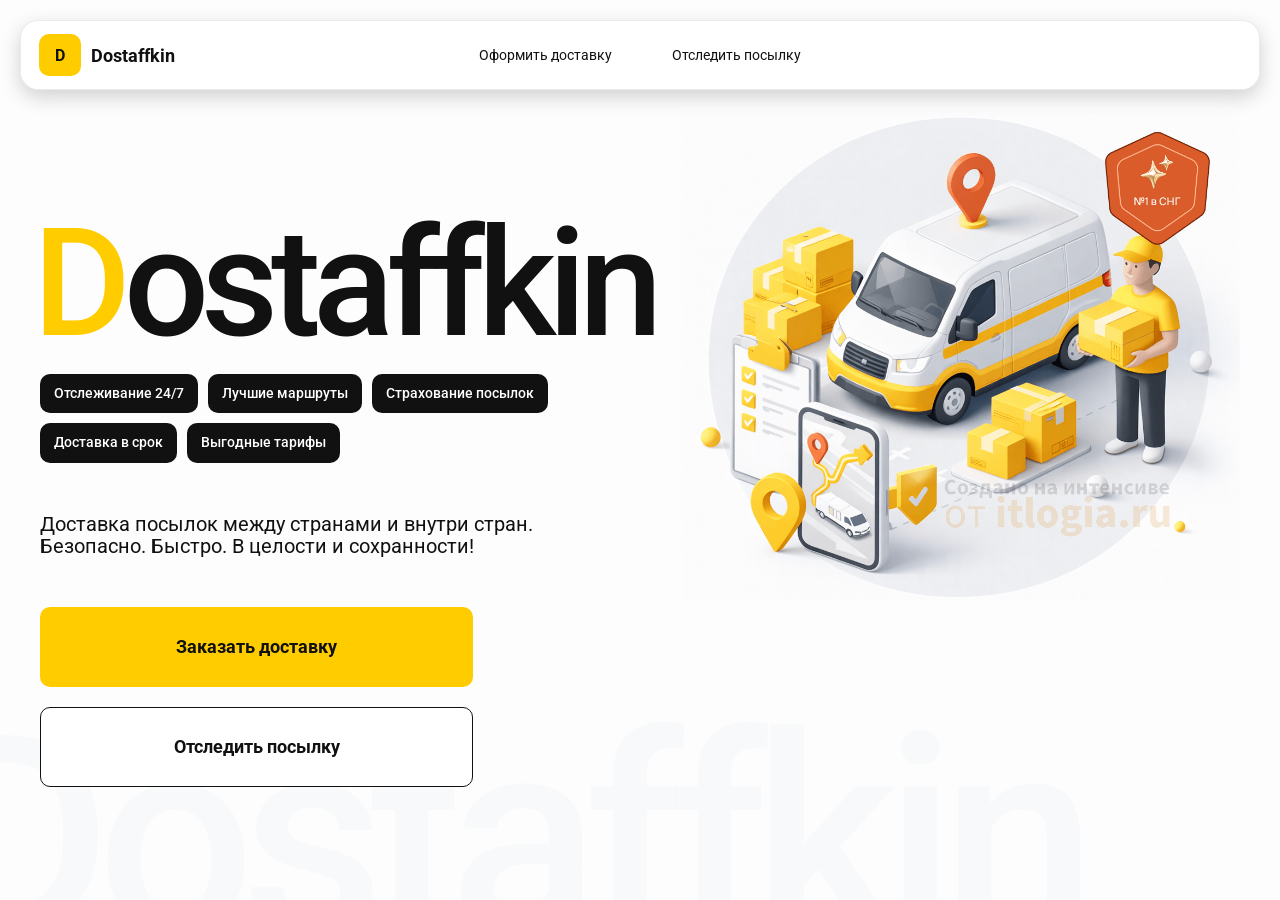
<file: index.html>
<!DOCTYPE html>
<html lang="ru">

<head>
    <meta charset="UTF-8">
    <meta name="viewport" content="width=device-width,initial-scale=1,maximum-scale=1,user-scalable=0" />
    <title>Dostaffkin — Доставка посылок между странами и внутри стран. Безопасно. Быстро. В целости и сохранности!
    </title>

    <link rel="stylesheet" href="styles/base.css" />
    <link rel="stylesheet" href="styles/base_adaptive.css" />
    <link rel="stylesheet" href="styles/index.css" />
    <link rel="stylesheet" href="styles/index_adaptive.css" />
</head>

<body>

    <div class="container">


        <header class="header">
            <a class="header-brand" href="./index.html">
                <div class="header-logo">D</div>
                <div class="header-title">Dostaffkin</div>
            </a>
            <nav class="header-menu">
                <a class="header-link" href="./order.html">Оформить <span>доставку</span></a>
                <a class="header-link" href="./track.html">Отследить <span>посылку</span></a>
            </nav>

        </header>


        <main class="main">
            <section class="main-info">
                <div class="main-title">
                    <span>D</span>ostaffkin
                </div>
                <div class="main-features">
                    <div class="main-feature">Отслеживание 24/7</div>
                    <div class="main-feature">Лучшие маршруты</div>
                    <div class="main-feature">Страхование посылок</div>
                    <div class="main-feature">Доставка в срок</div>
                    <div class="main-feature">Выгодные тарифы</div>
                </div>
                <div class="main-description">
                    Доставка посылок между странами и внутри стран.
                    Безопасно. Быстро. В целости и сохранности!
                </div>
                <div class="main-actions">
                    <a class="button" type="button" href="./order.html">Заказать доставку</a>
                    <a class="button button-white" type="button" href="./track.html">Отследить посылку</a>
                </div>
            </section>
            <div class="main-title-ghost">Dostaffkin</div>
            <section class="main-image">
                <img src="images/main-image.png" alt="Main image" />
            </section>
        </main>

    </div>

</body>

</html>
</file>
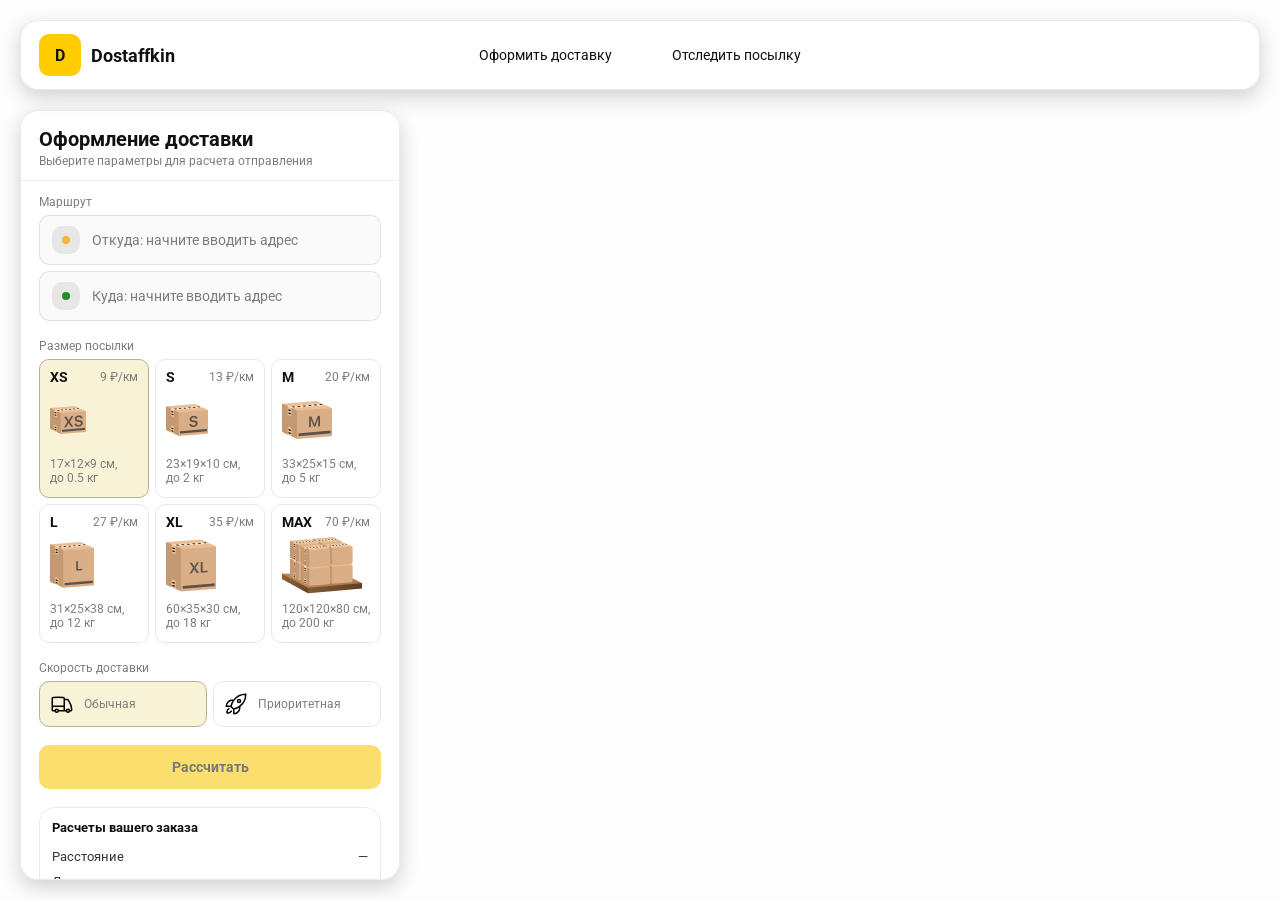
<file: order.html>
<!doctype html>
<html lang="ru">

<head>
    <meta charset="utf-8" />
    <meta name="viewport" content="width=device-width,initial-scale=1,maximum-scale=1,user-scalable=0" />
    <title>Оформление доставки</title>

    <link rel="stylesheet" href="styles/base.css" />
    <link rel="stylesheet" href="styles/base_adaptive.css" />

    <link rel="stylesheet" href="styles/order.css" />
    <link rel="stylesheet" href="styles/order_adaptive.css" />

    <script src="https://api-maps.yandex.ru/2.1/?lang=ru_RU&apikey=73d3f21c-05c2-4d2c-819a-2d999f307820&suggest_apikey=3308469e-5194-4d0c-be0c-c55d5cc0f659" type="text/javascript"></script>
</head>

<body>
    <div id="map"></div>


    <header class="header">
        <a class="header-brand" href="./index.html">
            <div class="header-logo">D</div>
            <div class="header-title">Dostaffkin</div>
        </a>
        <nav class="header-menu">
            <a class="header-link" href="#">Оформить <span>доставку</span></a>
            <a class="header-link" href="./track.html">Отследить <span>посылку</span></a>
        </nav>

    </header>

    <aside class="main" id="sidebar">
        <div class="main-header">
            <div class="main-title">Оформление доставки</div>
            <div class="main-text">Выберите параметры для расчета отправления</div>
        </div>
        <div class="main-content">
            <div class="main-route">
                <div class="main-block-title">Маршрут</div>
                <div class="main-fields">
                    <div class="main-field" id="fromField">
                        <div class="main-pin"></div>
                        <input id="from" placeholder="Откуда: начните вводить адрес" autocomplete="off" />
                        <div class="main-ac" id="fromAc" role="listbox" aria-label="Подсказки адресов"></div>
                    </div>

                    <div class="main-field" id="toField">
                        <div class="main-pin"></div>
                        <input id="to" placeholder="Куда: начните вводить адрес" autocomplete="off" />
                        <div class="main-ac" id="toAc" role="listbox" aria-label="Подсказки адресов"></div>
                    </div>
                </div>
            </div>
            <div class="main-package">
                <div class="main-block-title">Размер посылки</div>

                <div class="main-sizes">
                    <div class="main-size-card is-active" data-value="xs">
                        <div class="main-size-top">
                            <div class="main-size-label">XS</div>
                            <div class="main-size-rate">9 ₽/км</div>
                        </div>
                        <div class="main-size-media">
                            <img src="images/sizes/xs.png" alt="Короб XS" />
                        </div>
                        <div class="main-size-description">17×12×9 см,<br>до 0.5 кг</div>
                    </div>

                    <div class="main-size-card" data-value="s">
                        <div class="main-size-top">
                            <div class="main-size-label">S</div>
                            <div class="main-size-rate">13 ₽/км</div>
                        </div>
                        <div class="main-size-media">
                            <img src="images/sizes/s.png" alt="Короб S" />
                        </div>
                        <div class="main-size-description">23×19×10 см,<br>до 2 кг</div>
                    </div>

                    <div class="main-size-card" data-value="m">
                        <div class="main-size-top">
                            <div class="main-size-label">M</div>
                            <div class="main-size-rate">20 ₽/км</div>
                        </div>
                        <div class="main-size-media">
                            <img src="images/sizes/m.png" alt="Короб M" />
                        </div>
                        <div class="main-size-description">33×25×15 см,<br>до 5 кг</div>
                    </div>

                    <div class="main-size-card" data-value="l">
                        <div class="main-size-top">
                            <div class="main-size-label">L</div>
                            <div class="main-size-rate">27 ₽/км</div>
                        </div>
                        <div class="main-size-media">
                            <img src="images/sizes/l.png" alt="Короб L" />
                        </div>
                        <div class="main-size-description">31×25×38 см,<br>до 12 кг</div>
                    </div>

                    <div class="main-size-card" data-value="xl">
                        <div class="main-size-top">
                            <div class="main-size-label">XL</div>
                            <div class="main-size-rate">35 ₽/км</div>
                        </div>
                        <div class="main-size-media">
                            <img src="images/sizes/xl.png" alt="Короб XL" />
                        </div>
                        <div class="main-size-description">60×35×30 см,<br>до 18 кг</div>
                    </div>

                    <div class="main-size-card" data-value="max">
                        <div class="main-size-top">
                            <div class="main-size-label">MAX</div>
                            <div class="main-size-rate">70 ₽/км</div>
                        </div>
                        <div class="main-size-media main-size-media-palleta">
                            <img src="images/sizes/max.png" alt="Паллета" />
                        </div>
                        <div class="main-size-description">120×120×80 см,<br>до 200 кг</div>
                    </div>
                </div>
            </div>
            <div class="main-speed">
                <div class="main-block-title">Скорость доставки</div>

                <div class="main-speeds">
                    <div class="main-speed-card is-active" data-value="regular">
                        <img class="main-speed-media" src="images/icons/regular.svg" alt="Regular" />
                        <div class="main-speed-description">Обычная</div>
                    </div>
                    <div class="main-speed-card" data-value="fast">
                        <img class="main-speed-media" src="images/icons/fast.svg" alt="Fast" />
                        <div class="main-speed-description">Приоритетная</div>
                    </div>

                </div>
            </div>
            <div class="main-calculate-block">
                <button id="calc" class="button calculate-button" type="button" disabled>Рассчитать</button>
            </div>
            <div class="main-result" id="result">
                <div class="main-result-title">Расчеты вашего заказа</div>
                <div class="main-result-lines">
                    <div class="main-result-line"><span>Расстояние</span><span id="distanceValue">—</span></div>
                    <div class="main-result-line"><span>Доставим через</span><span id="durationValue">—</span></div>
                    <div class="main-result-line"><span>Тариф</span><span id="rateValue">—</span></div>
                </div>
                <div class="main-price">
                    <div class="main-price-label">Итого</div>
                    <div class="main-price-value" id="totalValue">—</div>
                </div>
            </div>
            <div class="main-order-box">
                <div class="main-order-form" id="orderForm">
                    <div class="main-order-title">Оформление доставки</div>
                    <div class="main-block-info-row">
                        <div class="main-block-title">Контакты</div>
                        <div class="order-fields">
                            <div class="main-field">
                                <input id="customerName" placeholder="Ваше имя" autocomplete="off" />
                            </div>
                            <div class="main-field">
                                <input id="customerPhone" placeholder="Ваш телефон" autocomplete="off"
                                    inputmode="tel" />
                            </div>
                        </div>
                    </div>
                    <div class="main-block-info-row extra-info">
                        <div class="main-block-title">Дополнительная информация</div>
                        <div class="main-field textarea">
                            <textarea id="comment" placeholder="Детали доставки и комментарии"></textarea>
                        </div>
                    </div>
                    <button id="submit" class="button main-submit-request" type="button" disabled>Отправить
                        заявку
                    </button>
                </div>

                <div class="main-order-success" id="orderSuccess">
                    <div class="main-success-icon">✓</div>
                    <div class="main-success-title">Заявка отправлена!</div>
                    <div class="main-success-title">Номер отправления – <span id="orderId"></span></div>
                    <div class="main-success-subtitle">Мы скоро свяжемся с вами</div>
                </div>
            </div>

        </div>
    </aside>
    
    <script src="scripts/order.js"></script>
</body>

</html>
</file>
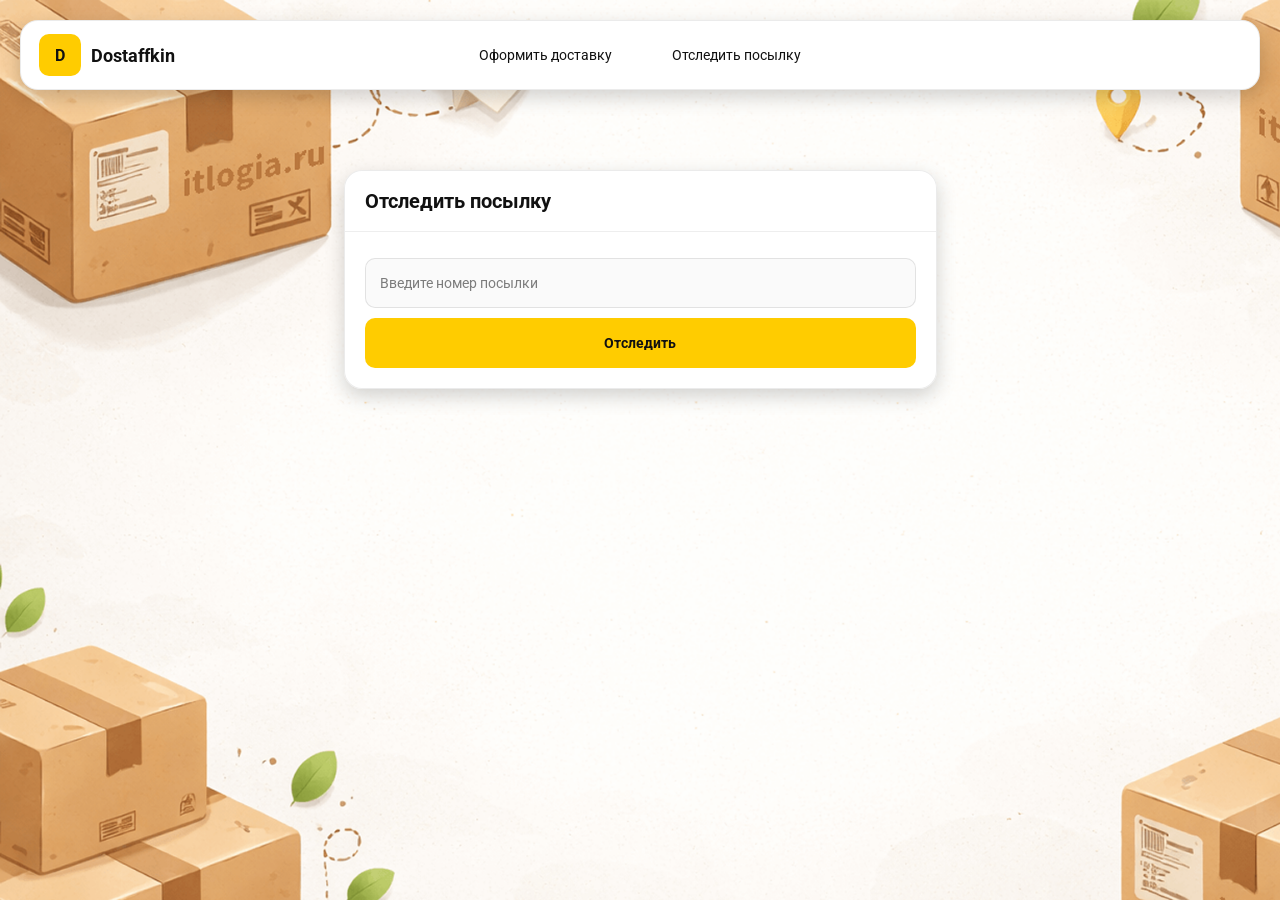
<file: track.html>
<!doctype html>
<html lang="ru">

<head>
    <meta charset="utf-8" />
    <meta name="viewport" content="width=device-width,initial-scale=1,maximum-scale=1,user-scalable=0" />
    <title>Отследить посылку</title>
    <link rel="stylesheet" href="styles/base.css" />
    <link rel="stylesheet" href="styles/base_adaptive.css" />

    <link rel="stylesheet" href="styles/track.css" />
    <link rel="stylesheet" href="styles/track_adaptive.css" />
</head>

<body>

    <div class="container">

        <header class="header">
            <a class="header-brand" href="./index.html">
                <div class="header-logo">D</div>
                <div class="header-title">Dostaffkin</div>
            </a>
            <nav class="header-menu">
                <a class="header-link" href="./order.html">Оформить <span>доставку</span></a>
                <a class="header-link" href="#">Отследить <span>посылку</span></a>
            </nav>

        </header>
        <main class="track-content">

            <section class="track-card track-search">
                <div class="track-title">Отследить посылку</div>
                <div class="track-action">
                    <div class="main-field track-field">
                        <input id="trackNumber" placeholder="Введите номер посылки" autocomplete="off" />
                    </div>
                    <button id="trackButton" class="button track-button" type="button">Отследить</button>
                </div>
            </section>
            <section class="track-card track-result" id="trackResult">
                <div class="track-result-header">
                    <div class="track-id" id="trackIdValue"></div>
                    <div class="track-routes">
                        <div class="track-route">
                            <div class="track-route-pin">
                                <svg xmlns="http://www.w3.org/2000/svg" fill="none" viewBox="0 0 24 24"
                                    stroke-width="1.5" stroke="orange" class="size-6">
                                    <path stroke-linecap="round" stroke-linejoin="round"
                                        d="M15 10.5a3 3 0 1 1-6 0 3 3 0 0 1 6 0Z" />
                                    <path stroke-linecap="round" stroke-linejoin="round"
                                        d="M19.5 10.5c0 7.142-7.5 11.25-7.5 11.25S4.5 17.642 4.5 10.5a7.5 7.5 0 1 1 15 0Z" />
                                </svg>
                            </div>
                            <div class="track-route-address" id="trackFromValue">
                                Откуда: Москва, улица Арбат, 1
                            </div>
                        </div>
                        <div class="track-route track-route-arrow">
                            <svg xmlns="http://www.w3.org/2000/svg" fill="none" viewBox="0 0 24 24" stroke-width="1.5"
                                stroke="currentColor" class="size-6">
                                <path stroke-linecap="round" stroke-linejoin="round"
                                    d="M19.5 13.5 12 21m0 0-7.5-7.5M12 21V3" />
                            </svg>
                        </div>
                        <div class="track-route">
                            <div class="track-route-pin">
                                <svg xmlns="http://www.w3.org/2000/svg" fill="none" viewBox="0 0 24 24"
                                    stroke-width="1.5" stroke="green" class="size-6">
                                    <path stroke-linecap="round" stroke-linejoin="round"
                                        d="M15 10.5a3 3 0 1 1-6 0 3 3 0 0 1 6 0Z" />
                                    <path stroke-linecap="round" stroke-linejoin="round"
                                        d="M19.5 10.5c0 7.142-7.5 11.25-7.5 11.25S4.5 17.642 4.5 10.5a7.5 7.5 0 1 1 15 0Z" />
                                </svg>
                            </div>
                            <div class="track-route-address" id="trackToValue">
                                Куда: Минск, проспект Независимости, 58
                            </div>
                        </div>
                    </div>
                </div>
                <div class="track-info">
                    <div class="track-status-title">Статус данной посылки:</div>
                    <div class="track-status-list" id="trackStatusList">

                    </div>
                </div>
            </section>

        </main>

    </div>

    <script src="scripts/track.js"></script>

</body>

</html>
</file>
<file: styles/base.css>
*, *::before, *::after {
    box-sizing: border-box;
}


@font-face {
    font-family: "Roboto";
    src: url("../fonts/Roboto-Regular.ttf");
    font-weight: normal;
}

@font-face {
    font-family: "Roboto";
    src: url("../fonts/Roboto-Bold.ttf");
    font-weight: bold;
}

@font-face {
    font-family: "Roboto";
    src: url("../fonts/Roboto-Medium.ttf");
    font-weight: 500;
}


html, body {
    margin: 0;
    color: #111111;
    font-family: "Roboto", sans-serif;
}

body {
    background: #FDFDFD;
}

.header {
    border-radius: 18px;
    box-shadow: 0 7px 20px 0 #0000002E;
    background: #ffffff;
}



.header {
    border-radius: 18px;
    box-shadow: 0 7px 20px 0 #0000002E;
    backdrop-filter: blur(10px);
    background: #ffffff;
    left: 20px;
    border: 1px solid rgba(0, 0, 0, 0.08);
    position: fixed;
    right: 20px;
    top: 20px;
    padding: 14px 18px;
    height: 70px;
    display: flex;
    align-items: center;
    z-index: 6;
}

.header-brand {
    display: flex;
    align-items: center;
    text-decoration: none;
    gap: 10px;
}

.header-logo {
    width: 42px;
    height: 42px;
    border-radius: 10px;
    background: #FFCC00;
    display: grid;
    place-items: center;
    font-weight: bold;
    color: #111;
}

.header-title {
    font-size: 18px;
    font-weight: bold;
    color: #111111;
    text-decoration: none;
}


.header-menu {
    display: flex;
    align-items: center;
    gap: 60px;
    margin: 0;
    position: absolute;
    left: 50%;
    transform: translateX(-50%);
}

.header-link {
    font-size: 14px;
    color: #111111;
    text-decoration: none;
}

.button {
    border: 0;
    outline: none;
    height: 44px;
    border-radius: 10px;
    font-size: 14px;
    font-weight: bold;
    cursor: pointer;
    font-family: inherit;
    transition: transform .08s ease, opacity .12s ease;
    background: #ffcc00;
    color: #111111;
    text-align: center;
    text-decoration: none;
}

.button:hover {
    background-color: #E5BC19;
}

.button:disabled {
    cursor: not-allowed;
    background-color: #FADE6E;
    color: #787878;
    transform: none;
}

.button.button-white {
    background: #ffffff;
    border: 1px solid #111111;
}

.button.button-white:hover {
    background: rgb(241 241 241);
}

.main-field {
    display: flex;
    align-items: center;
    margin-top: 6px;
    gap: 10px;
    border: 1px solid #1111111A;
    background: #FAFAFA;
    border-radius: 10px;
    padding: 10px 12px;
    position: relative;
    box-sizing: border-box;
    height: 50px;
}

.main-field.textarea {
    height: auto;
}

.main-pin {
    width: 28px;
    height: 28px;
    border-radius: 10px;
    background: rgba(17, 17, 17, 0.08);
    display: grid;
    place-items: center;
    flex: 0 0 auto;
    position: relative;
}

.main-pin::before {
    content: "";
    width: 8px;
    height: 8px;
    border-radius: 999px;
    background: orange;
    opacity: .75;
    display: block;
}

.main-field:last-child .main-pin::before {
    background: green;
    opacity: .85;
}

input, textarea {
    width: 100%;
    border: 0;
    outline: none;
    background: transparent;
    font-size: 14px;
    color: #111111;
    font-family: inherit;
}

textarea {
    resize: vertical;
    min-height: 72px;
    padding: 2px 0;
}

input::placeholder, textarea::placeholder {
    color: #7C7C7C;
}

.main-field:focus-within {
    border-color: rgba(0, 0, 0, 0.20);
    box-shadow: 0 0 0 4px rgba(255, 204, 0, 0.35);
    background: rgba(255, 255, 255, 0.75);
}
</file>
<file: styles/base_adaptive.css>
@media (max-width: 767px) {
    .header {
        left: 10px;
        right: 10px;
        top: 10px;
    }

    .header-link span {
        display: none;
    }

    .header-menu {
        gap: 20px;
        justify-content: flex-start;
        margin: 0 0 0 30px;
        position: static;
        transform: none;
    }
}

@media (max-width: 420px) {
    .header-title {
        display: none;
    }
}

@media (max-width: 374px) {
    .header-menu {
        gap: 10px;
        margin: 0 0 0 10px;
    }
}
</file>
<file: styles/index.css>
.container {
    overflow: hidden;
    min-height: 100vh;
}


.main {
    padding: 111px 40px 40px;
    position: relative;
    display: flex;
}


.main-info {
    max-width: 840px;
    width: 100%;
    position: relative;
}


.main-title {
    margin-top: 98px;
    font-weight: 500;
    font-size: 200px;
    line-height: 1;
    letter-spacing: -0.05em;
    color: #111111;
    left: -15px;
    position: relative;
}

.main-title span {
    color: #ffcc00;
}

.main-features {
    margin-top: 15px;
    display: flex;
    flex-wrap: wrap;
    gap: 10px;
}

.main-feature {
    background: #111111;
    color: #ffffff;
    padding: 12px 14px;
    font-weight: 500;
    font-size: 14px;
    line-height: 1.1;
    border-radius: 10px;
}

.main-description {
    margin-top: 50px;
    max-width: 500px;
    font-size: 20px;
    line-height: 1.1;
    color: #111111;
}

.main-actions {
    margin-top: 50px;
    display: flex;
    flex-direction: column;
    gap: 20px;
}

.main-actions .button {
    height: 80px;
    width: 433px;
    font-size: 18px;
    font-weight: bold;
    place-items: center;
    display: grid;
}

.main-title-ghost {
    position: absolute;
    z-index: -1;
    left: -70px;
    bottom: -150px;
    font-weight: 500;
    font-size: 278px;
    line-height: 1;
    letter-spacing: -0.05em;
    color: #ECEDF04D;
}

.main-image {
    width: 1024px;
    top: 100px;
    z-index: -2;
}

.main-image img {
    width: 100%;
    max-width: 1024px;
    height: auto;
    display: block;
}
</file>
<file: styles/index_adaptive.css>
@media (max-width: 1760px) {
    .main-title {
        font-size: 150px;
        left: -7px;
    }

    .main-info {
        max-width: 640px;
    }
}

@media (max-width: 1200px) {
    .main-info {
        max-width: 540px;
    }

    .main {
        padding: 111px 20px 20px;
    }

    .main-title {
        font-size: 120px;
        left: -4px;
    }

    .main-title-ghost {
        font-size: 220px;
    }
}

@media (max-width: 1024px) {
    .main-title {
        margin-top: 30px;
    }

    .main {
        flex-direction: column-reverse;
    }

    .main-image {
        max-width: 350px;
        position: absolute;
        left: 370px;
        top: 370px;
    }

    .main-info {
        max-width: 100%;
    }

    .main-actions {
        gap: 10px;
    }

    .main-actions .button {
        height: 50px;
        font-size: 14px;
        width: auto;
        max-width: 300px;
    }

    .main-description {
        max-width: 350px;
    }
}

@media (max-width: 570px) {
    .main-title {
        font-size: 88px;
    }

    .main-description {
        max-width: 100%
    }

    .main-actions {
       width: 100%;
    }

    .main-actions .button {
        width: 100%;
        max-width: 100%
    }

    .main-image {
        max-width: 650px;
        position: absolute;
        left: 170px;
        top: 70px;
        opacity: 0.2;
    }
}

@media (max-width: 400px) {
    .main-title {
        font-size: 70px;
    }
}
</file>
<file: styles/order.css>
#map {
    position: fixed;
    inset: 0;
}

.main {
    border-radius: 18px;
    box-shadow: 0 7px 20px 0 #0000002E;
    backdrop-filter: blur(10px);
    background: rgba(255, 255, 255, 0.96);
    left: 20px;
    border: 1px solid rgba(0, 0, 0, 0.08);
    position: fixed;
    top: 110px;
    bottom: 20px;
    width: 380px;
    display: flex;
    flex-direction: column;
    overflow: hidden;
    z-index: 5;
}

.main-header {
    padding: 18px 18px 12px 18px;
    border-bottom: 1px solid rgba(0, 0, 0, 0.06);
    display: flex;
    flex-direction: column;
}

.main-title {
    font-size: 20px;
    line-height: 100%;
    font-weight: bold;
}

.main-text {
    font-size: 12px;
    margin-top: 5px;
    color: #7C7C7C;
}

.main-content {
    padding: 14px 18px 18px 18px;
    overflow: auto;
    scrollbar-width: none;
    display: flex;
    flex-direction: column;
    gap: 18px;
    flex: 1;
}

.main-block-title {
    font-size: 12px;
    color: #7C7C7C;
}

.main-route .main-block-title,
.main-package .main-block-title {
    margin-bottom: 6px;
}

.main-sizes {
    display: grid;
    gap: 6px;
    grid-template-columns: repeat(3, 1fr);
}

.main-size-card {
    border: 1px solid #E8E8E7;
    background: #FFFFFF;
    border-radius: 10px;
    padding: 10px;
    cursor: pointer;
    user-select: none;
    transition: transform .08s ease, border-color .12s ease, background .12s ease;
    min-height: 139px;
}

.main-size-card:hover {
    transform: translateY(-1px);
}

.main-size-card.is-active {
    background-color: #F8F2D6;
    border-color: #B7B196;
}

.main-size-top {
    display: flex;
    align-items: center;
    justify-content: space-between;
}

.main-size-label {
    font-weight: bold;
    font-size: 14px;
    color: #111111;
    line-height: 100%;
}

.main-size-rate {
    font-size: 12px;
    color: #7C7C7C;
    line-height: 100%;
}

.main-size-media {
    margin-top: 8px;
    height: 57px;
}

.main-size-description {
    margin-top: 8px;
    font-size: 12px;
    color: #7C7C7C;
    line-height: 1.2;
}

.calculate-button {
    width: 100%;
}

.main-result {
    border: 1px solid rgba(0, 0, 0, 0.08);
    background: rgba(255, 255, 255, 0.75);
    border-radius: 16px;
    padding: 12px;
    line-height: 1.25;
}

.main-result-title {
    font-weight: bold;
    font-size: 13px;
    color: #111111;
    margin-bottom: 13px;
}

.main-result-lines {
    gap: 8px;
    display: flex;
    flex-direction: column;
}

.main-result-line {
    font-size: 13px;
    color: rgba(17, 17, 17, 0.85);
    display: flex;
    justify-content: space-between;
}

.main-price {
    margin-top: 18px;
    padding-top: 10px;
    border-top: 1px dashed rgba(0, 0, 0, 0.12);
    display: flex;
    align-items: baseline;
    justify-content: space-between;
}

.main-price-label {
    font-size: 12px;
    color: rgba(17, 17, 17, 0.55);
}

.main-price-value {
    font-size: 20px;
    font-weight: bold;
    color: #111111;
    letter-spacing: -0.3px;
}

.main-order-box {
    background: #ffffff;
    border: 1px solid #E8E8E7;
    border-radius: 10px;
    padding: 12px;
}

.main-order-title {
    margin-bottom: 8px;
    font-weight: bold;
    font-size: 14px;
    color: #111111;
}

.main-block-info {
    display: flex;
    flex-direction: column;
    gap: 6px;
}

.order-fields {
    display: grid;
    grid-template-columns: 1fr 1fr;
    column-gap: 10px;
    margin-top: 6px;
}

.main-block-info-row.extra-info {
    display: block;
    margin-top: 13px;
}

.main-submit-request {
    width: 100%;
    margin-top: 6px;
}

.main-order-success {
    display: none;
    text-align: center;
    padding: 22px 12px;
    gap: 12px;
}

.main-order-success.is-visible {
    display: flex;
    flex-direction: column;
    align-items: center;
}

.main-success-icon {
    width: 56px;
    height: 56px;
    border-radius: 50%;
    background: #16a34a;
    color: #ffffff;
    display: grid;
    place-items: center;
    font-size: 30px;
}

.main-success-title {
    font-size: 14px;
    font-weight: bold;
    color: #111111;
}

.main-success-subtitle {
    font-size: 12px;
    color: rgba(17, 17, 17, 0.55);
    line-height: 1.3;
}

.main-speed .main-block-title {
    margin-bottom: 6px;
}

.main-speeds {
    display: grid;
    gap: 6px;
    grid-template-columns: repeat(2, 1fr);
}

.main-speed-card {
    border: 1px solid #E8E8E7;
    background: #FFFFFF;
    border-radius: 10px;
    padding: 10px;
    cursor: pointer;
    user-select: none;
    transition: transform .08s ease, border-color .12s ease, background .12s ease;
    display: flex;
    align-items: center;
    gap: 10px;
}

.main-speed-card:hover {
    transform: translateY(-1px);
}

.main-speed-card.is-active {
    background-color: #F8F2D6;
    border-color: #B7B196;
}

.main-speed-description {
    font-size: 12px;
    color: #7C7C7C;
    line-height: 1.2;
}
</file>
<file: styles/order_adaptive.css>
@media (max-width: 767px) {
    .main {
        left: 10px;
        right: 10px;
        top: 50%;
        bottom: 12px;
        width: auto;
        max-width: none;
    }
}

@media (max-width: 420px) {
    .main-sizes {
        grid-template-columns: repeat(2, 1fr);
    }
}
</file>
<file: styles/track.css>
.container {
    background: #F4F4F4 url("../images/track-bg.png");
    background-size: cover;
    min-height: 100vh;
    padding: 170px 0 50px 0;
}


.track-content {
    width: 593px;
    margin: 0 auto;
}

.track-card {
    width: 100%;
    border-radius: 18px;
    box-shadow: 0 7px 20px 0 #0000002E;
    backdrop-filter: blur(10px);
    background: rgba(255, 255, 255, 0.96);
    border: 1px solid rgba(0, 0, 0, 0.08);
}

.track-title {
    font-size: 20px;
    line-height: 100%;
    font-weight: bold;
    border-bottom: 1px solid #EEEEEE;
    padding: 20px;
}

.track-action {
    padding: 20px;
}

.track-button {
    width: 100%;
    height: 50px;
}

.track-field {
    margin-bottom: 10px;
}

.track-result {
    margin-top: 5px;
    display: none;
}

.track-result.is-visible {
    display: block;
}

.track-result-header {
    font-weight: bold;
    font-size: 14px;
    color: #111111;
    padding: 20px;
    border-bottom: 1px solid #EEEEEE;
}

.track-id {
    margin-bottom: 12px;
    font-size: 20px;
}

.track-routes {
    display: flex;
    flex-direction: column;
    gap: 10px;
    font-weight: normal;
}

.track-route {
    display: flex;
    align-items: center;
    gap: 10px;
}

.track-route-pin {
    width: 24px;
    height: 24px;
    flex-shrink: 0;
}

.track-route-arrow {
    padding: 15px 0;
    width: 24px;
    height: 24px;
}

.track-info {
    padding: 20px;
}

.track-status {
    display: flex;
    align-items: center;
    font-size: 12px;
    gap: 10px;
}

.track-status-title {
    font-size: 14px;
    color: #111111;
    margin-bottom: 20px;
}

.track-status-list {
    display: flex;
    flex-direction: column;
    gap: 15px;
}

.track-status-icon {
    width: 40px;
    height: 40px;
    border-radius: 50%;
    background: rgba(17, 17, 17, 0.08);
    display: grid;
    place-items: center;
    flex: 0 0 auto;
}

.track-status.created .track-status-icon {
    background-color: #F1CB00;
}

.track-status.in-way .track-status-icon {
    background-color: #F08A11;
}

.track-status.ready .track-status-icon {
    background-color: #A35D0A;
}

.track-status.done .track-status-icon {
    background-color: #37C93B;
}

.track-status-text {
    display: flex;
    align-items: center;
    justify-content: space-between;
    color: #111111;
    font-size: 12px;
    flex: 1;
}

.track-status-date {
    color: rgba(17, 17, 17, 0.55);
}
</file>
<file: styles/track_adaptive.css>
@media (max-width: 767px) {
    .container {
        padding: 130px 0 50px 0;
    }

    .track-content {
        width: 100%;
        padding-left: 10px;
        padding-right: 10px;
    }

    .track-result-header {
        padding: 20px;
    }
}
</file>
